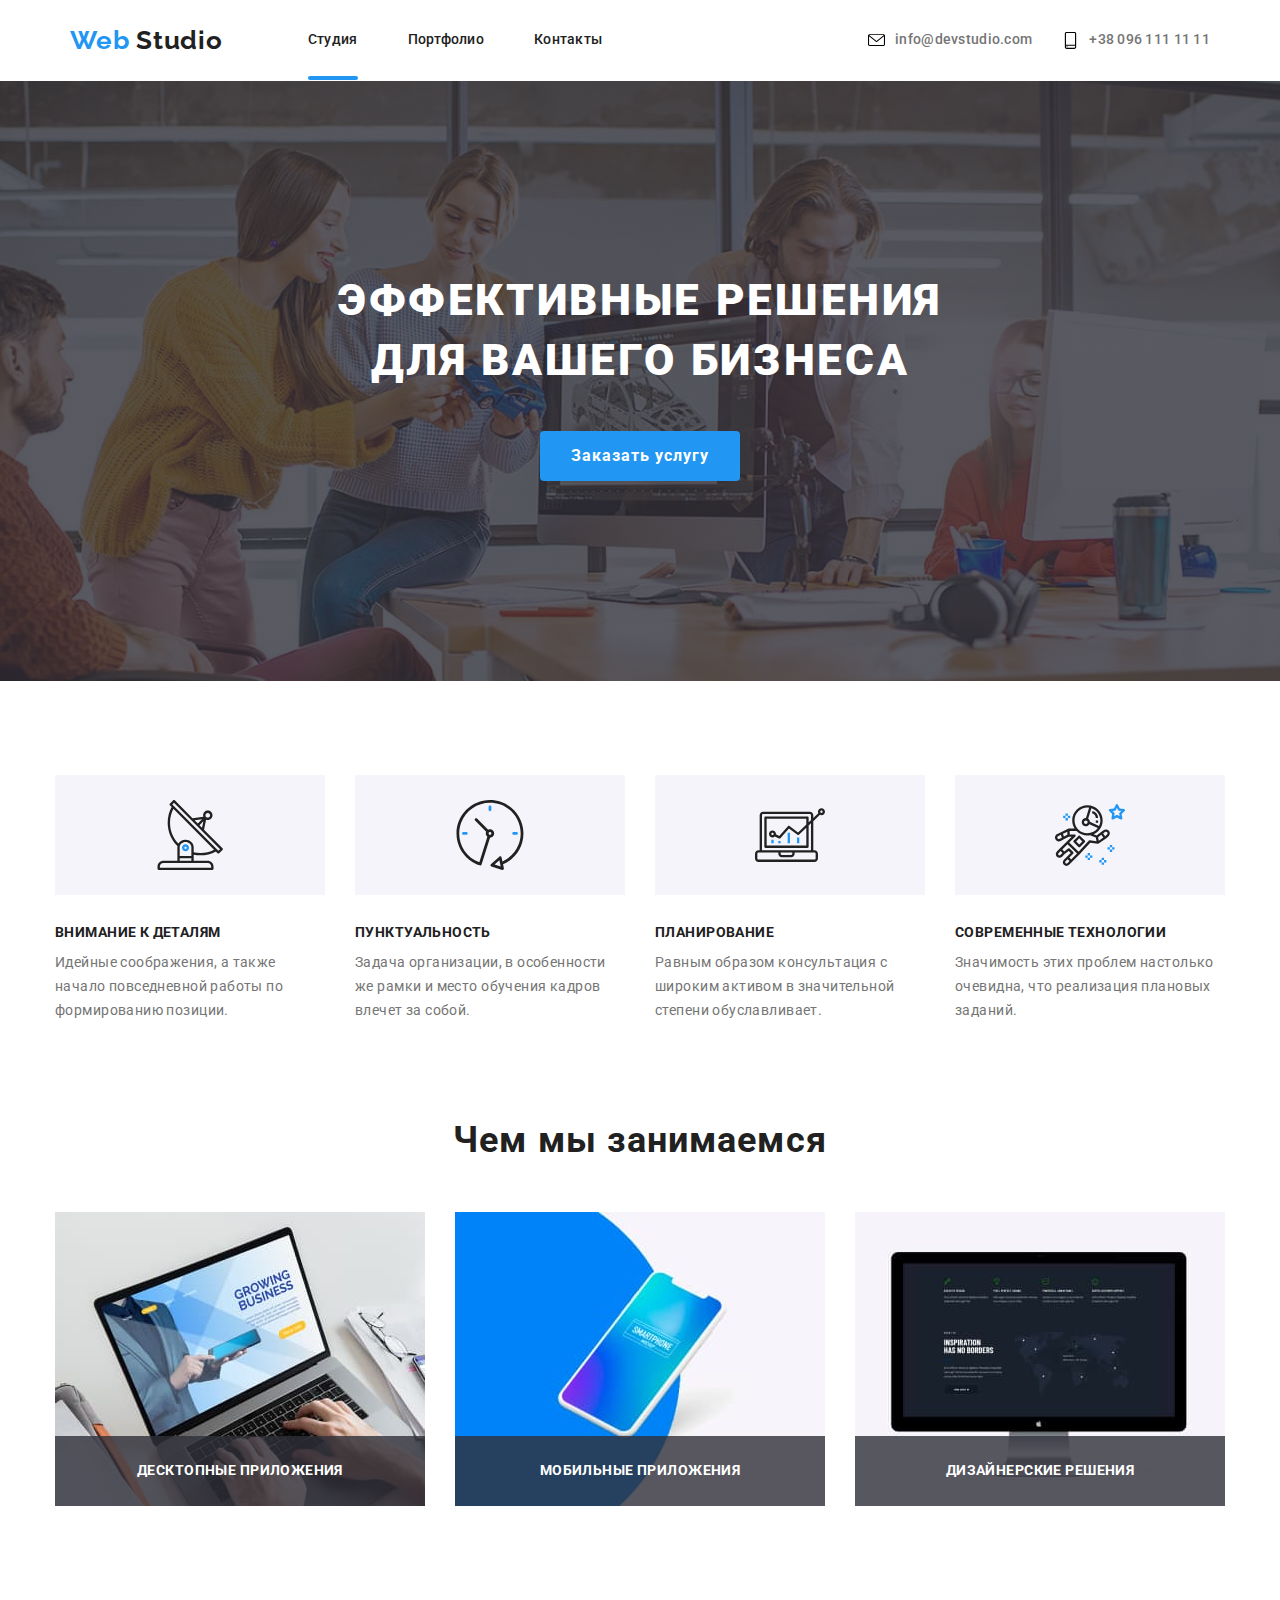
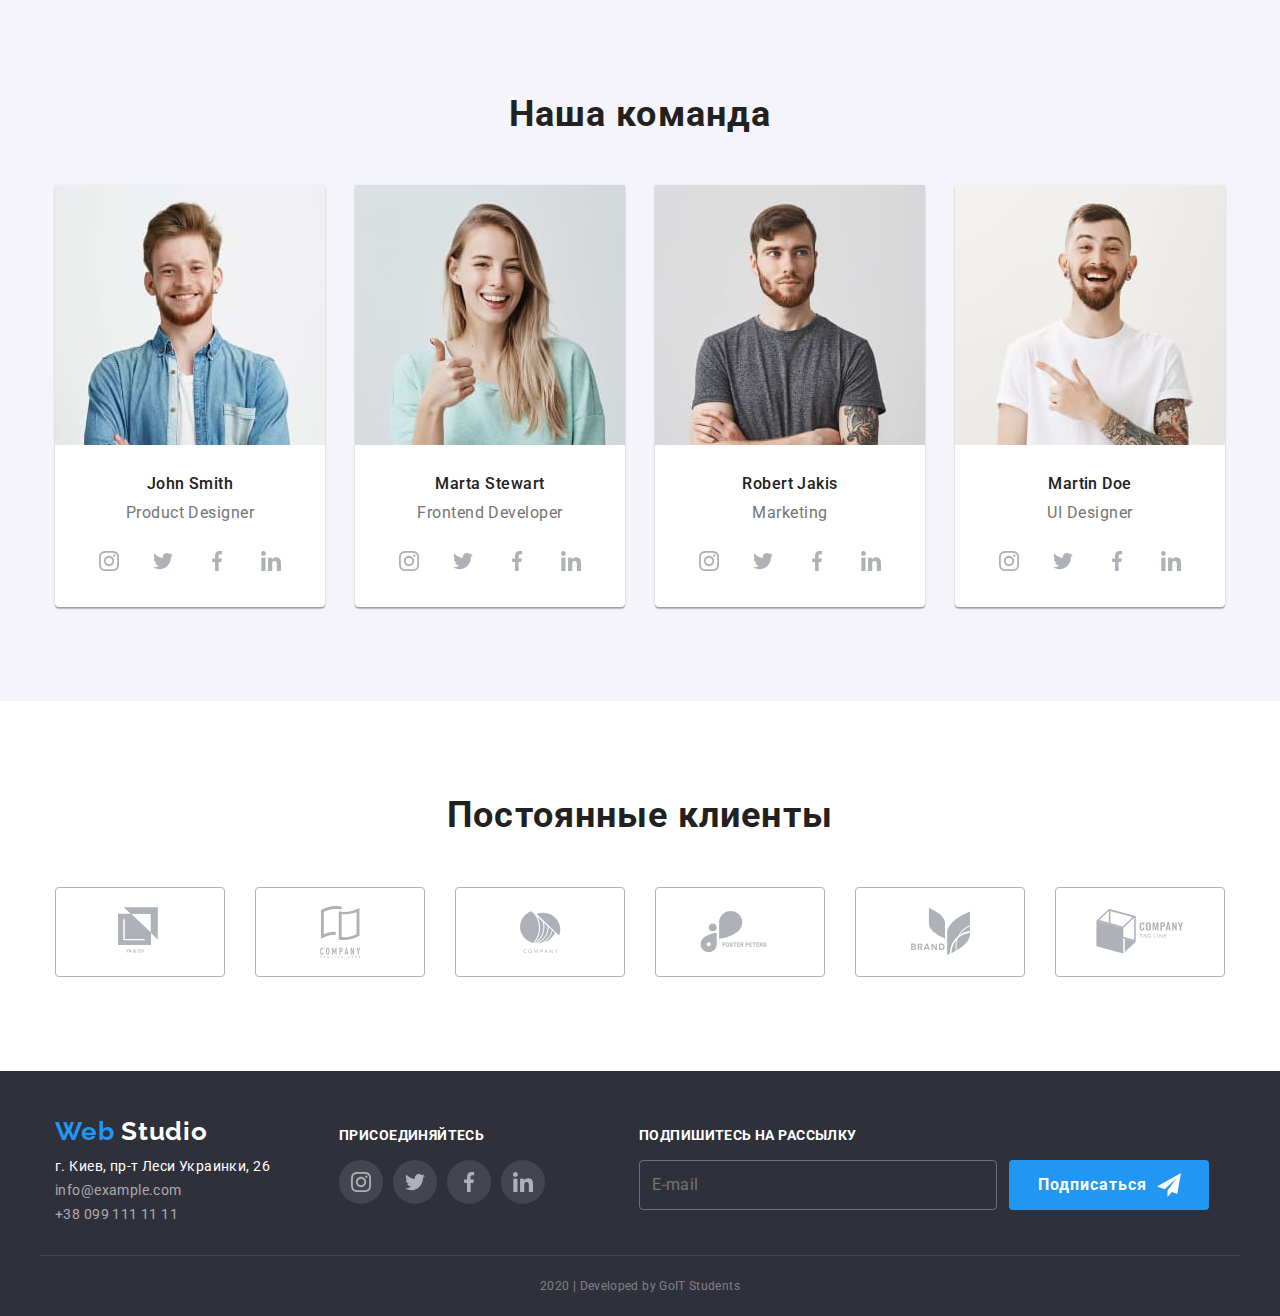
<file: index.html>
<!DOCTYPE html>
<html lang="ru">
  <head>
    <meta charset="UTF-8" />
    <meta name="viewport" content="width=device-width, initial-scale=1.0" />
    <title>home-work-1</title>
    <link
      href="https://fonts.googleapis.com/css2?family=Raleway:wght@700&family=Roboto:wght@400;500;700&display=swap"
      rel="stylesheet"
    />
    <link rel="stylesheet" href="./css/main.min.css" />
  </head>
  <body>
    <!-- Топ линия -->
    <header>
      <nav class="container site-nav-main">
        <div class="container site-nav-secondary">
          <a href="index.html" class="logo"
            ><span class="logo-firs-half">Web</span>
            <span class="logo-second-half">Studio</span>
          </a>
          <ul class="nav-list">
            <li class="nav-list-item current-page">
              <a href="./index.html">Студия</a>
            </li>
            <li class="nav-list-item">
              <a href="./portfolio.html">Портфолио</a>
            </li>
            <li class="nav-list-item"><a href="">Контакты</a></li>
          </ul>
          <ul class="contacts">
            <li class="contacts-item">
              <svg class="our-mail-icon" width="17" height="17">
                <use href="./images/symbol-defs.svg#envelope-hover"></use>
              </svg>
              <a class="our-mail" href="mailto:info@devstudio.com">
                info@devstudio.com</a
              >
            </li>
            <li class="contacts-item">
              <svg class="our-phone-icon" width="17" height="17">
                <use href="./images/symbol-defs.svg#smartphone"></use>
              </svg>
              <a class="our-phone" href="tel:+38-096-111-11-11"
                >+38 096 111 11 11</a
              >
            </li>
          </ul>
        </div>
      </nav>
    </header>
    <main>
      <!-- Главный банер -->
      <div class="hero-banner">
        <h1 class="hero-title">Эффективные решения для вашего бизнеса</h1>
        <p class="hero-link-p">
          <button class="hero-link" data-modal-open>Заказать услугу</button>
        </p>
      </div>
      <!-- Наши преимущества -->
      <section class="advantages-section">
        <ul class="container advantages-list">
          <li>
            <div class="image-container">
              <svg class="advantages-icon">
                <use href="./images/symbol-defs.svg#antena"></use>
              </svg>
            </div>
            <h3>Внимание к деталям</h3>
            <p>
              Идейные соображения, а также начало повседневной работы по
              формированию позиции.
            </p>
          </li>
          <li>
            <div class="image-container">
              <svg class="advantages-icon">
                <use href="./images/symbol-defs.svg#clock"></use>
              </svg>
            </div>
            <h3>Пунктуальность</h3>
            <p>
              Задача организации, в особенности же рамки и место обучения кадров
              влечет за собой.
            </p>
          </li>
          <li>
            <div class="image-container">
              <svg class="advantages-icon">
                <use href="./images/symbol-defs.svg#diagram"></use>
              </svg>
            </div>
            <h3>Планирование</h3>
            <p>
              Равным образом консультация с широким активом в значительной
              степени обуславливает.
            </p>
          </li>
          <li>
            <div class="image-container">
              <svg class="advantages-icon">
                <use href="./images/symbol-defs.svg#astronaut"></use>
              </svg>
            </div>
            <h3>Современные технологии</h3>
            <p>
              Значимость этих проблем настолько очевидна, что реализация
              плановых заданий.
            </p>
          </li>
        </ul>
      </section>
      <!-- Чем мы занимаемся -->
      <section class="what-do-we-do-section">
        <div class="container primery-what-do-we-do">
          <h2 class="what-do-we-do-title">Чем мы занимаемся</h2>

          <ul class="what-do-we-do-list">
            <li>
              <a class="wdwd-link" href="">
                <img src="./images/leptop.jpg" alt="ноутбук" width="370" />
                <p>Десктопные приложения</p>
              </a>
            </li>
            <li>
              <a href="">
                <img src="./images/phone.jpg" alt="смартфон" width="370" />
                <p>Мобильные приложения</p>
              </a>
            </li>
            <li>
              <a href="">
                <img src="./images/monitor.jpg" alt="монитор" width="370" />
                <p>Дизайнерские решения</p>
              </a>
            </li>
          </ul>
        </div>
      </section>
      <!-- Наша команда -->
      <section class="our-team-section">
        <div class="container our-team">
          <h2 class="our-team-title">Наша команда</h2>
          <ul class="our-team-list" lang="en">
            <li class="our-team-item">
              <img
                src="./images/john-smith.jpg"
                alt="John Smith's photo"
                width="270"
              />

              <h3>John Smith</h3>
              <p>Product Designer</p>
              <!-- Социальные сети -->
              <ul class="networks">
                <li class="network-item">
                  <a href="" class="networks-icon">
                    <svg width="20" height="20">
                      <use href="./images/symbol-defs.svg#instagram-2"></use>
                    </svg>
                  </a>
                </li>
                <li class="network-item">
                  <a href="" class="networks-icon">
                    <svg width="20" height="20">
                      <use href="./images/symbol-defs.svg#twitter-1"></use>
                    </svg>
                  </a>
                </li>
                <li class="network-item">
                  <a href="" class="networks-icon">
                    <svg width="20" height="20">
                      <use href="./images/symbol-defs.svg#facebook-1"></use>
                    </svg>
                  </a>
                </li>
                <li class="network-item">
                  <a href="" class="networks-icon">
                    <svg width="20" height="20">
                      <use href="./images/symbol-defs.svg#linkedin-1"></use>
                    </svg>
                  </a>
                </li>
              </ul>
            </li>
            <li class="our-team-item">
              <img
                src="./images/marta-stewart.jpg"
                alt="Marta Stewart's photo"
                width="270"
              />
              <h3>Marta Stewart</h3>
              <p>Frontend Developer</p>
              <!-- Социальные сети -->
              <ul class="networks">
                <li class="network-item">
                  <a href="" class="networks-icon">
                    <svg width="20" height="20">
                      <use href="./images/symbol-defs.svg#instagram-2"></use>
                    </svg>
                  </a>
                </li>
                <li class="network-item">
                  <a href="" class="networks-icon">
                    <svg width="20" height="20">
                      <use href="./images/symbol-defs.svg#twitter-1"></use>
                    </svg>
                  </a>
                </li>
                <li class="network-item">
                  <a href="" class="networks-icon">
                    <svg width="20" height="20">
                      <use href="./images/symbol-defs.svg#facebook-1"></use>
                    </svg>
                  </a>
                </li>
                <li class="network-item">
                  <a href="" class="networks-icon">
                    <svg width="20" height="20">
                      <use href="./images/symbol-defs.svg#linkedin-1"></use>
                    </svg>
                  </a>
                </li>
              </ul>
            </li>
            <li class="our-team-item">
              <img
                src="./images/robert-jakis.jpg"
                alt="Robert Jakis's photo"
                width="270"
              />
              <h3>Robert Jakis</h3>
              <p>Marketing</p>
              <!-- Социальные сети -->
              <ul class="networks">
                <li class="network-item">
                  <a href="" class="networks-icon">
                    <svg width="20" height="20">
                      <use href="./images/symbol-defs.svg#instagram-2"></use>
                    </svg>
                  </a>
                </li>
                <li class="network-item">
                  <a href="" class="networks-icon">
                    <svg width="20" height="20">
                      <use href="./images/symbol-defs.svg#twitter-1"></use>
                    </svg>
                  </a>
                </li>
                <li class="network-item">
                  <a href="" class="networks-icon">
                    <svg width="20" height="20">
                      <use href="./images/symbol-defs.svg#facebook-1"></use>
                    </svg>
                  </a>
                </li>
                <li class="network-item">
                  <a href="" class="networks-icon">
                    <svg width="20" height="20">
                      <use href="./images/symbol-defs.svg#linkedin-1"></use>
                    </svg>
                  </a>
                </li>
              </ul>
            </li>
            <li class="our-team-item">
              <img
                src="./images/martin-doe.jpg"
                alt="Martin Doe's photo"
                width="270"
              />
              <h3>Martin Doe</h3>
              <p>UI Designer</p>
              <!-- Социальные сети -->
              <ul class="networks">
                <li class="network-item">
                  <a href="" class="networks-icon">
                    <svg width="20" height="20">
                      <use href="./images/symbol-defs.svg#instagram-2"></use>
                    </svg>
                  </a>
                </li>
                <li class="network-item">
                  <a href="" class="networks-icon">
                    <svg width="20" height="20">
                      <use href="./images/symbol-defs.svg#twitter-1"></use>
                    </svg>
                  </a>
                </li>
                <li class="network-item">
                  <a href="" class="networks-icon">
                    <svg width="20" height="20">
                      <use href="./images/symbol-defs.svg#facebook-1"></use>
                    </svg>
                  </a>
                </li>
                <li class="network-item">
                  <a href="" class="networks-icon">
                    <svg width="20" height="20">
                      <use href="./images/symbol-defs.svg#linkedin-1"></use>
                    </svg>
                  </a>
                </li>
              </ul>
            </li>
          </ul>
        </div>
      </section>
      <!-- Постоянные клиенты -->

      <section class="cusnomer-section">
        <div class="container customer">
          <h2 class="customer-title">Постоянные клиенты</h2>
          <ul class="customer-list">
            <li>
              <a href="">
                <svg class="customer-icon" width="44" height="49">
                  <use href="./images/symbol-defs.svg#logo-1"></use>
                </svg>
              </a>
            </li>
            <li>
              <a href="">
                <svg class="customer-icon" width="41" height="52">
                  <use href="./images/symbol-defs.svg#logo-2"></use>
                </svg>
              </a>
            </li>
            <li>
              <a href=""
                ><svg class="customer-icon" width="41" height="42.6">
                  <use href="./images/symbol-defs.svg#logo-3"></use>
                </svg>
              </a>
            </li>
            <li>
              <a href=""
                ><svg class="customer-icon" width="80" height="42">
                  <use href="./images/symbol-defs.svg#logo-4"></use>
                </svg>
              </a>
            </li>
            <li>
              <a href=""
                ><svg class="customer-icon" width="59" height="47">
                  <use href="./images/symbol-defs.svg#logo-5"></use>
                </svg>
              </a>
            </li>
            <li>
              <a href=""
                ><svg class="customer-icon" width="88" height="45">
                  <use href="./images/symbol-defs.svg#logo-6"></use>
                </svg>
              </a>
            </li>
          </ul>
        </div>
      </section>
    </main>
    <!-- Нижняя строка с контактами -->
    <footer>
      <section class="last-section">
        <h2>Симантичный заголовок</h2>
        <div class="container last-box">
          <div class="container-logo&address">
            <p class="logo">
              <span class="logo-firs-half">Web</span>
              <span class="logo-seconf-half">Studio</span>
            </p>
            <address>
              <ul class="address-list">
                <li>г. Киев, пр-т Леси Украинки, 26</li>
                <li><a href="mailto:info@example.com">info@example.com</a></li>
                <li><a href="tel:+38-099-111-11-11">+38 099 111 11 11</a></li>
              </ul>
            </address>
          </div>
          <div class="container-join-us">
            <p class="offer-to-join-us">Присоединяйтесь</p>
            <ul class="networks">
              <li class="network-item">
                <a href="" class="networks-icon">
                  <svg width="20" height="20">
                    <use href="./images/symbol-defs.svg#instagram-2"></use>
                  </svg>
                </a>
              </li>
              <li class="network-item">
                <a href="" class="networks-icon">
                  <svg width="20" height="20">
                    <use href="./images/symbol-defs.svg#twitter-1"></use>
                  </svg>
                </a>
              </li>
              <li class="network-item">
                <a href="" class="networks-icon">
                  <svg width="20" height="20">
                    <use href="./images/symbol-defs.svg#facebook-1"></use>
                  </svg>
                </a>
              </li>
              <li class="network-item">
                <a href="" class="networks-icon">
                  <svg width="20" height="20">
                    <use href="./images/symbol-defs.svg#linkedin-1"></use>
                  </svg>
                </a>
              </li>
            </ul>
          </div>
          <div class="container-subscribe">
            <p class="offer-to-subscribe">Подпишитесь на рассылку</p>
            <div class="secondary-container-subscribe">
              <input class="mail-sign" type="text" name="subscribe-name" placeholder="E-mail" />
              <div class="container-subscribe-link">
                <a class="subscribe-link" href="">Подписаться</a>
                <svg class="subscribe-icon" width="24" height="24">
                  <use href="./images/symbol-defs.svg#icon-send"></use>
                </svg>
              </div>
            </div>
          </div>
        </div>
      </section>
      <div class="container-developer">
        <p class="developer-information">2020 | Developed by GoIT Students</p>
      </div>
    </footer>
    <!-- Модальное окно -->
    <div class="backdrop is-hidden" data-modal>
      <form class="order-form">
        <button class="cross-container data-modal-close" data-modal-close>
          <svg width=11 height=11>
            <use href=./images/symbol-defs.svg#cross></use>
          </svg>
        </button>
        <div class="container-order-form">
          <b class="ofer-to-left-data">
            Оставьте свои данные, мы вам перезвоним
          </b>
          <div class="customer-name-container">
            
            <label class="name-label">
              <input class="customer-name" type="text" name="customer-name" placeholder=" " />
              <span class="form-label">Имя</span>
              <svg class="name-icon" width=18px height=18px>
                <use href=./images/symbol-defs.svg#person-black-18dp-1></use>
              </svg>
                        </label>
          </div>
          <div class="customer-tel-container">
            
            <label>
              <input class="customer-tel" type="tel" name="customer-tel" placeholder=" " />
              <span class="tel-label">Телефон</span>
              <svg class="tel-icon" width=18px height=18px>
                <use href=./images/symbol-defs.svg#phone-black-18dp-1></use>
              </svg>
            </label>
          </div>
          <div class="customer-mail-container">
            <label>
              <input class="customer-mail" type="email" name="customer-mail" placeholder=" " />
              <span class="mail-label">Почта</span>
              <svg class="mail-icon" width=18px height=18px>
                <use href=./images/symbol-defs.svg#email-black-18dp-1></use>
              </svg>
            </label>
          </div>
          <div class="comments-container">
            <label>
              <textarea class="form-comments" name="comment" cols="30" rows="10" placeholder=" "></textarea>
              <span class="comments-label">Комментарий</span>
            </label>
          </div>
          <div class="policy-agreement">
            <label class="policy-label" >
              <input class='policy-input' type="checkbox" name="policy" />
              <span class="policy-checkbox"></span>
              <span class="agreement-conditions-text"> Соглашаюсь с рассылкой и принимаю
              <a class="agreement-conditions-link" href="">Условия договора</a>
              </span>
            </label>
          </div>
          <button class="button-submit" type="submit">Отправить</button>
        </div>
      </form>
    </div>
    <script src="./js/modal.js"></script>
  </body>
</html>
</file>
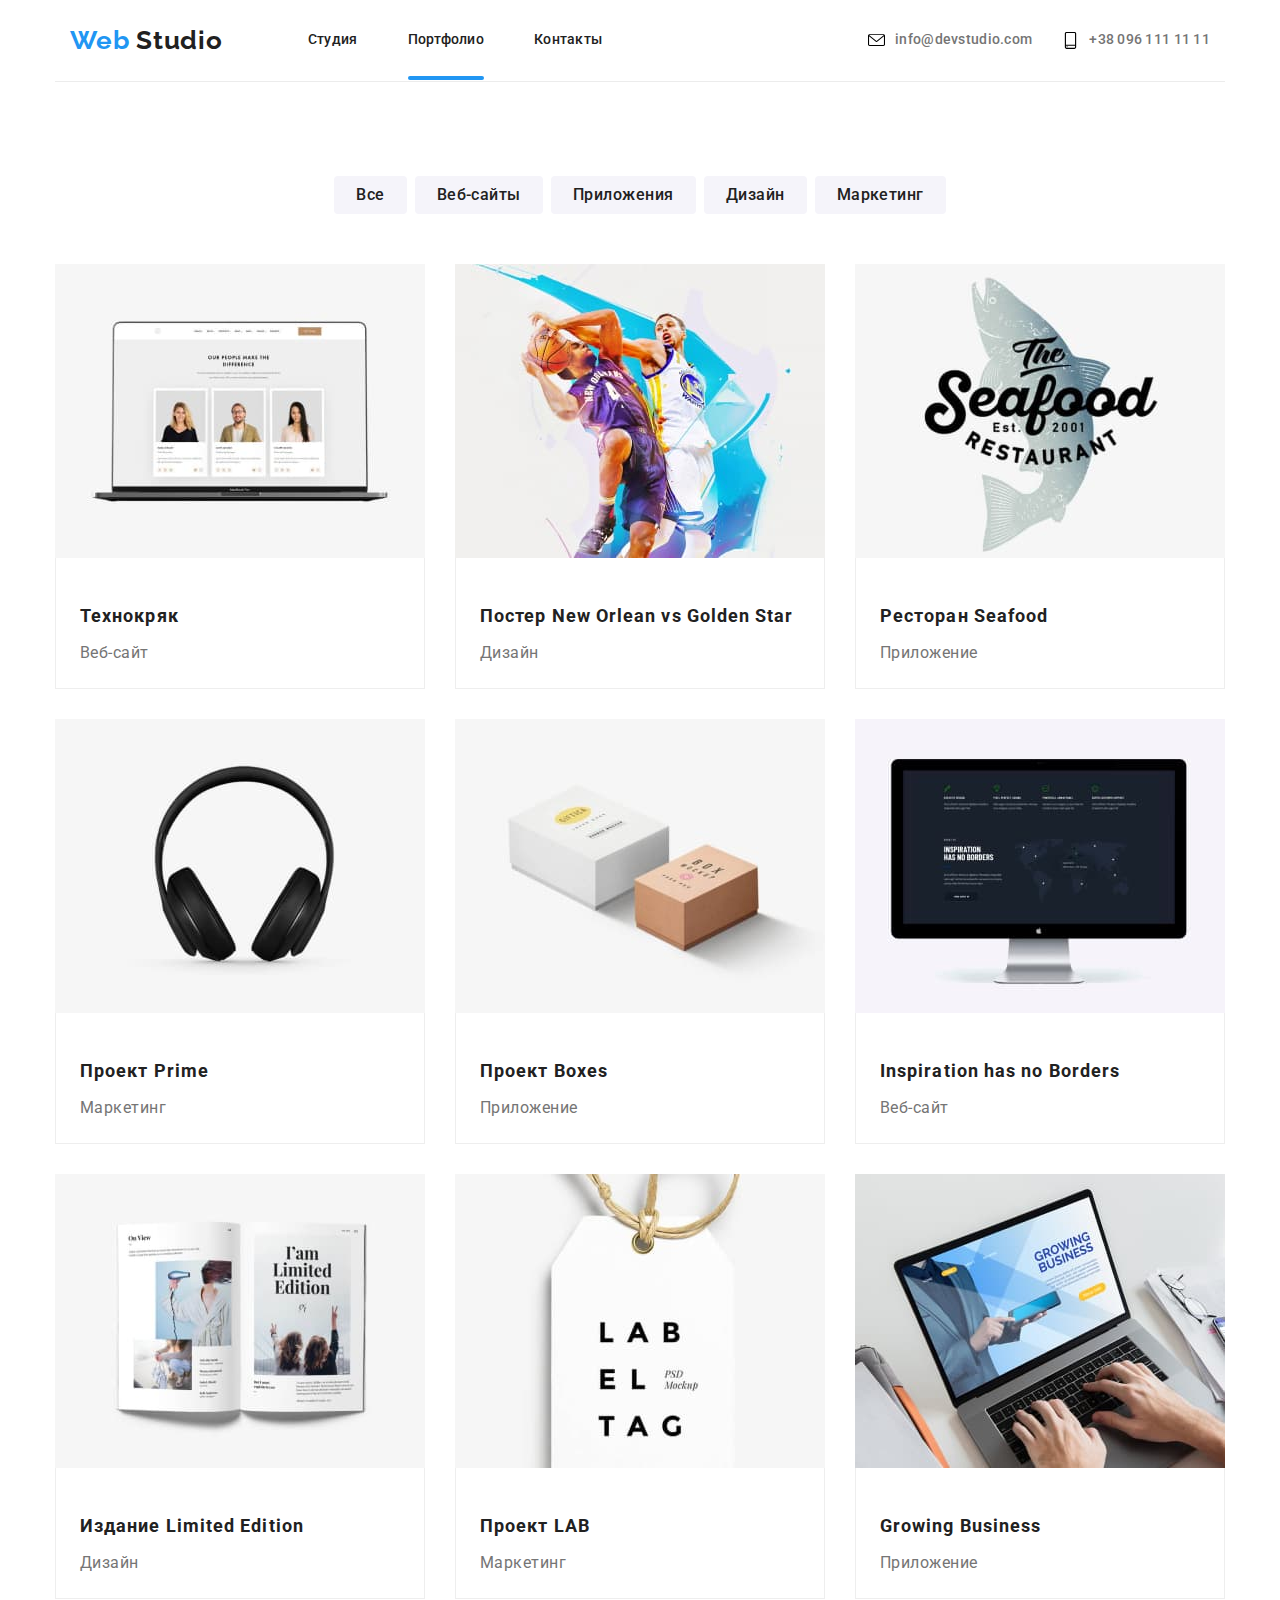
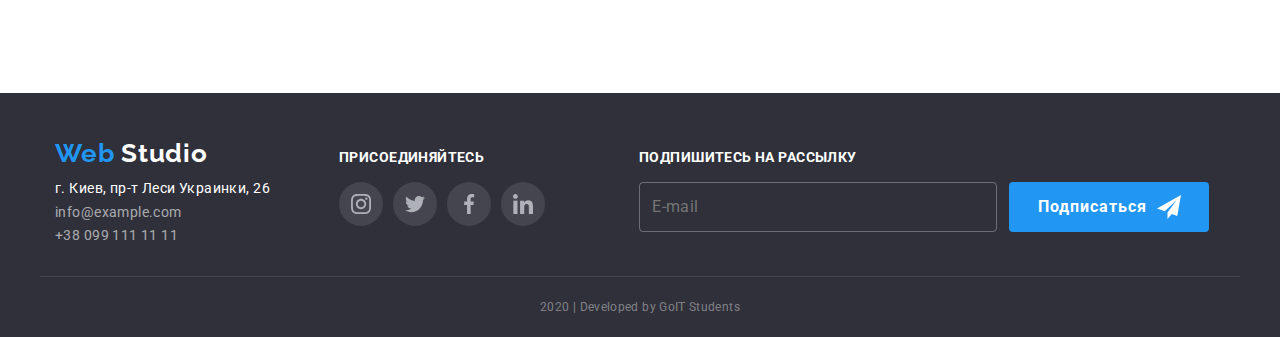
<file: portfolio.html>
<!DOCTYPE html>
<html lang="ru">
  <head>
    <meta charset="UTF-8" />
    <meta name="viewport" content="width=device-width, initial-scale=1.0" />
    <title>goit-markup-hw-02</title>
    <link
      href="https://fonts.googleapis.com/css2?family=Raleway:wght@700&family=Roboto:wght@400;500;700&display=swap"
      rel="stylesheet"
    />
    <link rel="stylesheet" href="./css/main.min.css" />
  </head>

  <body>
    <!-- Топ линия -->
    <header>
      <nav class="container site-nav-main">
        <div class="container site-nav-secondary-portfolio">
          <a href="index.html" class="logo"
            ><span class="logo-firs-half">Web</span>
            <span class="logo-second-half">Studio</span>
          </a>
          <ul class="nav-list">
            <li class="nav-list-item">
              <a href="./index.html">Студия</a>
            </li>
            <li class="nav-list-item current-page">
              <a href="./portfolio.html">Портфолио</a>
            </li>
            <li class="nav-list-item"><a href="">Контакты</a></li>
          </ul>
          <ul class="contacts">
            <li class="contacts-item">
              <svg class="our-mail-icon" width="17" height="17">
                <use href="./images/symbol-defs.svg#envelope-hover"></use>
              </svg>
              <a class="our-mail" href="mailto:info@devstudio.com">
                info@devstudio.com</a
              >
            </li>
            <li class="contacts-item">
              <svg class="our-phone-icon" width="17" height="17">
                <use href="./images/symbol-defs.svg#smartphone"></use>
              </svg>
              <a class="our-phone" href="tel:+38-096-111-11-11"
                >+38 096 111 11 11</a
              >
            </li>
          </ul>
        </div>
      </nav>
    </header>
    <main>
      <!-- Основная секция -->
      <section class="container main-section">
        <ul class="portfolio-filtr-list">
          <li><a href="">Все</a></li>
          <li><a href="">Веб-сайты</a></li>
          <li><a href="">Приложения</a></li>
          <li><a href="">Дизайн</a></li>
          <li><a href="">Маркетинг</a></li>
        </ul>
        <ul class="portfolio-item-list">
          <li class="portfolio-item">
            <a class="portfolio-item-link" href="">
              <div class="item-image-container">
                <img
                  class="card-image"
                  src="./images/portfolio-images/technocryak.jpg"
                  alt="Технокряк"
                  width="370"
                />
                <div class="item-comment-container">
                  <p class="item-comment">
                    Технокряк это современная площадка распространения
                    коронавируса. Компании используют эту платформу для
                    цифрового шпионажа и атак на защищённые сервера конкурентов.
                  </p>
                </div>
              </div>
              <div class="card-content">
                <h1 class="portfolio-item-title">Технокряк</h1>
                <p class="portfolio-item-type">Веб-сайт</p>
              </div>
            </a>
          </li>
          <li class="portfolio-item">
            <a class="portfolio-item-link" href="">
              <div class="item-image-container">
                <img
                  class="card-image"
                  src="./images/portfolio-images/poster.jpg"
                  alt="постер"
                  width="370"
                />
                <div class="item-comment-container">
                  <p class="item-comment">
                    Технокряк это современная площадка распространения
                    коронавируса. Компании используют эту платформу для
                    цифрового шпионажа и атак на защищённые сервера конкурентов.
                  </p>
                </div>
              </div>
              <div class="card-content">
                <h1 class="portfolio-item-title">
                  Постер <span lang="en">New Orlean vs Golden Star</span>
                </h1>
                <p class="portfolio-item-type">Дизайн</p>
              </div>
            </a>
          </li>
          <li class="portfolio-item">
            <a class="portfolio-item-link" href="">
              <div class="item-image-container">
                <img
                  class="card-image"
                  src="./images/portfolio-images/restourant.jpg"
                  alt="эмблема ресторана"
                  width="370"
                />
                <div class="item-comment-container">
                  <p class="item-comment">
                    Технокряк это современная площадка распространения
                    коронавируса. Компании используют эту платформу для
                    цифрового шпионажа и атак на защищённые сервера конкурентов.
                  </p>
                </div>
              </div>
              <div class="card-content">
                <h1 class="portfolio-item-title">
                  Ресторан <span lang="en">Seafood</span>
                </h1>
                <p class="portfolio-item-type">Приложение</p>
              </div>
            </a>
          </li>
          <li class="portfolio-item">
            <a class="portfolio-item-link" href="">
              <div class="item-image-container">
                <img
                  class="card-image"
                  src="./images/portfolio-images/headphones.jpg"
                  alt="наушники"
                  width="370"
                />
                <div class="item-comment-container">
                  <p class="item-comment">
                    Технокряк это современная площадка распространения
                    коронавируса. Компании используют эту платформу для
                    цифрового шпионажа и атак на защищённые сервера конкурентов.
                  </p>
                </div>
              </div>
              <div class="card-content">
                <h1 class="portfolio-item-title">
                  Проект <span lang="en">Prime</span>
                </h1>
                <p class="portfolio-item-type">Маркетинг</p>
              </div>
            </a>
          </li>
          <li class="portfolio-item">
            <a class="portfolio-item-link" href="">
              <div class="item-image-container">
                <img
                  class="card-image"
                  src="./images/portfolio-images/boxes.jpg"
                  alt="коробки"
                  width="370"
                />
                <div class="item-comment-container">
                  <p class="item-comment">
                    Технокряк это современная площадка распространения
                    коронавируса. Компании используют эту платформу для
                    цифрового шпионажа и атак на защищённые сервера конкурентов.
                  </p>
                </div>
              </div>
              <div class="card-content">
                <h1 class="portfolio-item-title">
                  Проект <span lang="en">Boxes</span>
                </h1>
                <p class="portfolio-item-type">Приложение</p>
              </div>
            </a>
          </li>
          <li class="portfolio-item">
            <a class="portfolio-item-link" href="">
              <div class="item-image-container">
                <img
                  class="card-image"
                  src="./images/portfolio-images/monitor.jpg"
                  alt="монитор"
                  width="370"
                />
                <div class="item-comment-container">
                  <p class="item-comment">
                    Технокряк это современная площадка распространения
                    коронавируса. Компании используют эту платформу для
                    цифрового шпионажа и атак на защищённые сервера конкурентов.
                  </p>
                </div>
              </div>
              <div class="card-content">
                <h1 class="portfolio-item-title" lang="en">
                  Inspiration has no Borders
                </h1>
                <p class="portfolio-item-type">Веб-сайт</p>
              </div>
            </a>
          </li>
          <li class="portfolio-item">
            <a class="portfolio-item-link" href="">
              <div class="item-image-container">
                <img
                  class="card-image"
                  src="./images/portfolio-images/magazin.jpg"
                  alt="журнал"
                  width="370"
                />
                <div class="item-comment-container">
                  <p class="item-comment">
                    Технокряк это современная площадка распространения
                    коронавируса. Компании используют эту платформу для
                    цифрового шпионажа и атак на защищённые сервера конкурентов.
                  </p>
                </div>
              </div>
              <div class="card-content">
                <h1 class="portfolio-item-title">
                  Издание <span lang="en">Limited Edition </span>
                </h1>
                <p class="portfolio-item-type">Дизайн</p>
              </div>
            </a>
          </li>
          <li class="portfolio-item">
            <a class="portfolio-item-link" href="">
              <div class="item-image-container">
                <img
                  class="card-image"
                  src="./images/portfolio-images/lab.jpg"
                  alt="лейба"
                  width="370"
                />
                <div class="item-comment-container">
                  <p class="item-comment">
                    Технокряк это современная площадка распространения
                    коронавируса. Компании используют эту платформу для
                    цифрового шпионажа и атак на защищённые сервера конкурентов.
                  </p>
                </div>
              </div>
              <div class="card-content">
                <h1 class="portfolio-item-title">
                  Проект <span lang="en">LAB </span>
                </h1>
                <p class="portfolio-item-type">Маркетинг</p>
              </div>
            </a>
          </li>
          <li class="portfolio-item">
            <a class="portfolio-item-link" href="">
              <div class="item-image-container">
                <img
                  class="card-image"
                  src="./images/portfolio-images/leptop.jpg"
                  alt="ноутбук"
                  width="370"
                />
                <div class="item-comment-container">
                  <p class="item-comment">
                    Технокряк это современная площадка распространения
                    коронавируса. Компании используют эту платформу для
                    цифрового шпионажа и атак на защищённые сервера конкурентов.
                  </p>
                </div>
              </div>
              <div class="card-content">
                <h1 class="portfolio-item-title" lang="en">Growing Business</h1>
                <p class="portfolio-item-type">Приложение</p>
              </div>
            </a>
          </li>
        </ul>
      </section>
    </main>
    <!-- Нижняя строка с контактами -->
    <footer>
      <section class="last-section">
        <h2>Симантичный заголовок</h2>
        <div class="container last-box">
          <div class="container-logo&address">
            <p class="logo">
              <span class="logo-firs-half">Web</span>
              <span class="logo-seconf-half">Studio</span>
            </p>
            <address>
              <ul class="address-list">
                <li>г. Киев, пр-т Леси Украинки, 26</li>
                <li><a href="mailto:info@example.com">info@example.com</a></li>
                <li><a href="tel:+38-099-111-11-11">+38 099 111 11 11</a></li>
              </ul>
            </address>
          </div>
          <div class="container-join-us">
            <p class="offer-to-join-us">Присоединяйтесь</p>
            <ul class="networks">
              <li class="network-item">
                <a href="" class="networks-icon">
                  <svg width="20" height="20">
                    <use href="./images/symbol-defs.svg#instagram-2"></use>
                  </svg>
                </a>
              </li>
              <li class="network-item">
                <a href="" class="networks-icon">
                  <svg width="20" height="20">
                    <use href="./images/symbol-defs.svg#twitter-1"></use>
                  </svg>
                </a>
              </li>
              <li class="network-item">
                <a href="" class="networks-icon">
                  <svg width="20" height="20">
                    <use href="./images/symbol-defs.svg#facebook-1"></use>
                  </svg>
                </a>
              </li>
              <li class="network-item">
                <a href="" class="networks-icon">
                  <svg width="20" height="20">
                    <use href="./images/symbol-defs.svg#linkedin-1"></use>
                  </svg>
                </a>
              </li>
            </ul>
          </div>
          <div class="container-subscribe">
            <p class="offer-to-subscribe">Подпишитесь на рассылку</p>
            <div class="secondary-container-subscribe">
              <input
                class="mail-sign"
                type="text"
                name="subscribe-name"
                placeholder="E-mail"
              />
              <div class="container-subscribe-link">
                <a class="subscribe-link" href="">Подписаться</a>
                <svg class="subscribe-icon" width="24" height="24">
                  <use href="./images/symbol-defs.svg#icon-send"></use>
                </svg>
              </div>
            </div>
          </div>
        </div>
      </section>
      <div class="container-developer">
        <p class="developer-information">2020 | Developed by GoIT Students</p>
      </div>
    </footer>
  </body>
</html>
</file>
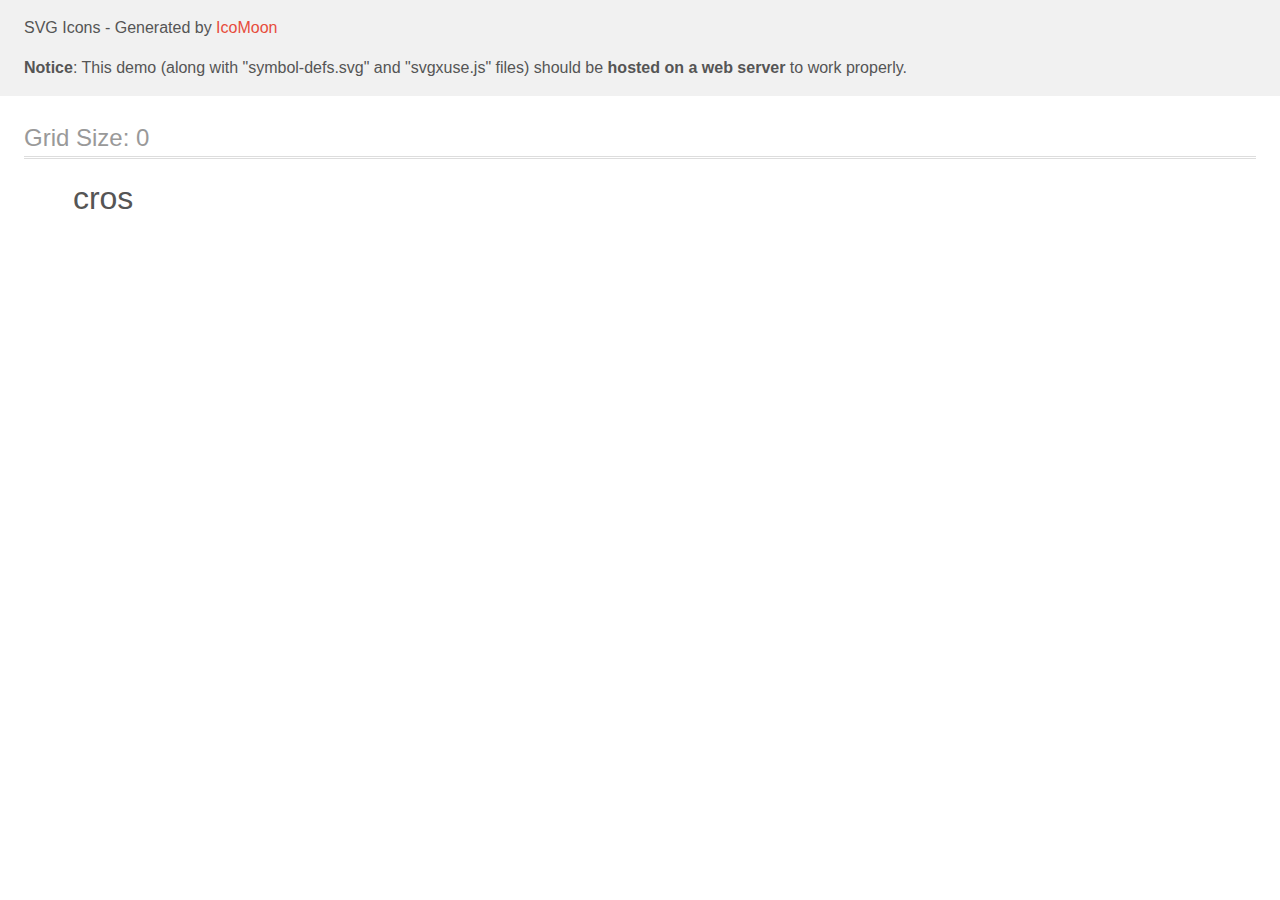
<file: images/demo-external-svg.html>
<!doctype html>
<html>
<head>
    <title>IcoMoon - SVG Icons</title>
    <meta charset="utf-8">
    <meta name="viewport" content="width=device-width, initial-scale=1">
    <link rel="stylesheet" href="demo-files/demo.css">
    <link rel="stylesheet" href="style.css">
</head>
<body>
<header class="bgc1 clearfix">
<div class="mhl">
    <p>SVG Icons - Generated by <a href="https://icomoon.io/app">IcoMoon</a></p><p><strong>Notice</strong>: This demo (along with "symbol-defs.svg" and "svgxuse.js" files) should be <b>hosted on a web server</b> to work properly.</p>
</div>
</header>
    <div class="clearfix mhl ptl">
        <h1 class="mvm mtn fgc1">Grid Size: 0</h1>
        <div class="glyph fs1">
            <div class="clearfix pbs">
                <svg class="icon cros"><use xlink:href="symbol-defs.svg#cros"></use></svg><span class="name"> cros</span>
            </div>
        </div>
  </div>
<script defer src="svgxuse.js"></script>
</body>
</html>
</file>
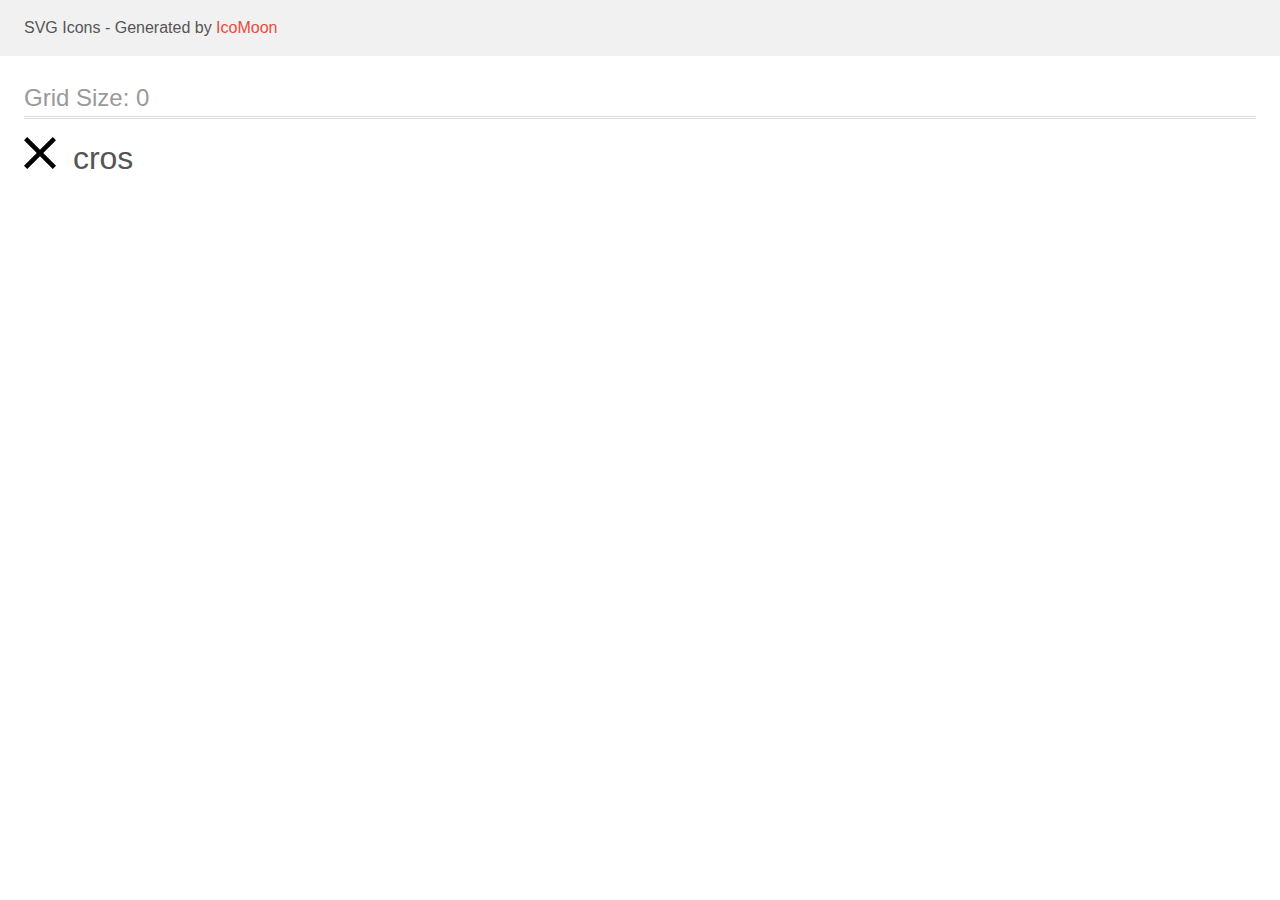
<file: images/demo.html>
<!doctype html>
<html>
<head>
    <title>IcoMoon - SVG Icons</title>
    <meta charset="utf-8">
    <meta name="viewport" content="width=device-width, initial-scale=1">
    <link rel="stylesheet" href="demo-files/demo.css">
    <link rel="stylesheet" href="style.css">
</head>
<body>
<svg aria-hidden="true" style="position: absolute; width: 0; height: 0; overflow: hidden;" version="1.1" xmlns="http://www.w3.org/2000/svg" xmlns:xlink="http://www.w3.org/1999/xlink">
<defs>
<symbol id="cros" viewBox="0 0 32 32">
<path d="M32 3.223l-3.223-3.223-12.777 12.777-12.777-12.777-3.223 3.223 12.777 12.777-12.777 12.777 3.223 3.223 12.777-12.777 12.777 12.777 3.223-3.223-12.777-12.777 12.777-12.777z"></path>
</symbol>
</defs>
</svg>

<header class="bgc1 clearfix">
<div class="mhl">
    <p>SVG Icons - Generated by <a href="https://icomoon.io/app">IcoMoon</a></p>
</div>
</header>
    <div class="clearfix mhl ptl">
        <h1 class="mvm mtn fgc1">Grid Size: 0</h1>
        <div class="glyph fs1">
            <div class="clearfix pbs">
                <svg class="icon cros"><use xlink:href="#cros"></use></svg><span class="name"> cros</span>
            </div>
        </div>
  </div>
<script defer src="svgxuse.js"></script>
</body>
</html>
</file>
<file: images/demo-files/demo.css>
body {
  padding: 0;
  margin: 0;
  font-family: sans-serif;
  font-size: 1em;
  line-height: 1.5;
  color: #555;
  background: #fff;
}
h1 {
  font-size: 1.5em;
  font-weight: normal;
  box-shadow: 0 1px #ddd, 0 2px #fff, 0 3px #ddd;
}
small {
  font-size: .66666667em;
}
a {
  color: #e74c3c;
  text-decoration: none;
}
a:hover, a:focus {
  box-shadow: 0 1px #e74c3c;
}
.bshadow0, input {
  box-shadow: inset 0 -2px #e7e7e7;
}
input:hover {
  box-shadow: inset 0 -2px #ccc;
}
input, fieldset {
  font-size: 1em;
  margin: 0;
  padding: 0;
  border: 0;
}
input {
  color: inherit;
  line-height: 1.5;
  height: 1.5em;
  padding: .25em 0;
}
input:focus {
  outline: none;
  box-shadow: inset 0 -2px #449fdb;
}
.glyph {
  font-size: 16px;
  margin-right: 1.5em;
  float: left;
  width: 17em;
}
svg {
  color: #000;
}
.liga {
  width: 80%;
  width: calc(100% - 2.5em);
}
.talign-right {
  text-align: right;
}
.talign-center {
  text-align: center;
}
.bgc1 {
  background: #f1f1f1;
}
.fgc0 {
  color: #000;
}
.fgc1 {
  color: #999;
}
p {
  margin-top: 1em;
  margin-bottom: 1em;
}
.mvm {
  margin-top: .75em;
  margin-bottom: .75em;
}
.mtn {
  margin-top: 0;
}
.mtl, .mal {
  margin-top: 1.5em;
}
.mbl, .mal {
  margin-bottom: 1.5em;
}
.mal, .mhl {
  margin-left: 1.5em;
  margin-right: 1.5em;
}
.mhmm {
  margin-left: 1em;
  margin-right: 1em;
}
.ptl {
  padding-top: 1.5em;
}
.pbs, .pvs {
  padding-bottom: .25em;
}
.pvs, .pts {
  padding-top: .25em;
}
.unit {
  float: left;
}
.unitRight {
  float: right;
}
.size1of2 {
  width: 50%;
}
.size1of1 {
  width: 100%;
}
.clearfix:before, .clearfix:after {
  content: " ";
  display: table;
}
.clearfix:after {
  clear: both;
}
.hidden-true {
  display: none;
}
.textbox0 {
  width: 3em;
  background: #f1f1f1;
  padding: .25em .5em;
  line-height: 1.5;
  height: 1.5em;
}
.fs0 {
  font-size: 16px;
}
.fs1 {
  font-size: 32px;
}
.name {
  margin-left: .25em;
}
</file>
<file: images/style.css>
.icon {
  display: inline-block;
  width: 1em;
  height: 1em;
  stroke-width: 0;
  stroke: currentColor;
  fill: currentColor;
}

/* ==========================================
Single-colored icons can be modified like so:
.name {
  font-size: 32px;
  color: red;
}
========================================== */
</file>
<file: css/main.min.css>
.nav-list a,.our-mail,.our-mail-icon,.our-phone,.our-phone-icon,.hero-link,.networks-icon,.customer-list a,.address-list a,.container-subscribe-link,.form-label,.tel-label,.mail-label,.comments-label,.button-submit,.portfolio-filtr-list a,.portfolio-item,.item-comment-container,.portfolio-item-title,.portfolio-item-type{-webkit-transition-duration:250ms;transition-duration:250ms;-webkit-transition-timing-function:cubic-bezier(0.4, 0, 0.2, 1);transition-timing-function:cubic-bezier(0.4, 0, 0.2, 1)}.nav-list a,.contacts .our-mail,.contacts .our-phone{font-weight:500;font-size:14px;line-height:1.14em;letter-spacing:0.02em}.networks-icon{display:block;width:44px;height:44px;fill:#afb1b8;padding:12px;border-radius:50%}.what-do-we-do-title,.our-team-title,.customer-title{margin:0;font-weight:700;font-size:36px;line-height:1.16em;letter-spacing:0.03em;color:#212121}.address-list li,.address-list a{font-weight:400;font-size:14px;line-height:1.71em;letter-spacing:0.03em;font-style:normal}.offer-to-join-us,.offer-to-subscribe{margin:0;font-weight:700;font-size:14px;line-height:1.14em;letter-spacing:0.03em;text-transform:uppercase;color:#fff}.customer-name:focus ~ .form-label,.customer-name:not(:placeholder-shown) ~ .form-label,.customer-tel:focus ~ .tel-label,.customer-tel:not(:placeholder-shown) ~ .tel-label,.customer-mail:focus ~ .mail-label,.customer-mail:not(:placeholder-shown) ~ .mail-label,.form-comments:focus ~ .comments-label,.form-comments:not(:placeholder-shown) ~ .comments-label{top:-16px;left:16px}.form-label,.tel-label,.mail-label,.comments-label{font-size:14px;line-height:1.14;letter-spacing:0.01em;color:#757575}/*! normalize.css v8.0.1 | MIT License | github.com/necolas/normalize.css */html{line-height:1.15;-webkit-text-size-adjust:100%}body{margin:0}main{display:block}h1{font-size:2em;margin:0.67em 0}hr{-webkit-box-sizing:content-box;box-sizing:content-box;height:0;overflow:visible}pre{font-family:monospace, monospace;font-size:1em}a{background-color:transparent}abbr[title]{border-bottom:none;text-decoration:underline;-webkit-text-decoration:underline dotted;text-decoration:underline dotted}b,strong{font-weight:bolder}code,kbd,samp{font-family:monospace, monospace;font-size:1em}small{font-size:80%}sub,sup{font-size:75%;line-height:0;position:relative;vertical-align:baseline}sub{bottom:-0.25em}sup{top:-0.5em}img{border-style:none}button,input,optgroup,select,textarea{font-family:inherit;font-size:100%;line-height:1.15;margin:0}button,input{overflow:visible}button,select{text-transform:none}button,[type="button"],[type="reset"],[type="submit"]{-webkit-appearance:button}button::-moz-focus-inner,[type="button"]::-moz-focus-inner,[type="reset"]::-moz-focus-inner,[type="submit"]::-moz-focus-inner{border-style:none;padding:0}button:-moz-focusring,[type="button"]:-moz-focusring,[type="reset"]:-moz-focusring,[type="submit"]:-moz-focusring{outline:1px dotted ButtonText}fieldset{padding:0.35em 0.75em 0.625em}legend{-webkit-box-sizing:border-box;box-sizing:border-box;color:inherit;display:table;max-width:100%;padding:0;white-space:normal}progress{vertical-align:baseline}textarea{overflow:auto}[type="checkbox"],[type="radio"]{-webkit-box-sizing:border-box;box-sizing:border-box;padding:0}[type="number"]::-webkit-inner-spin-button,[type="number"]::-webkit-outer-spin-button{height:auto}[type="search"]{-webkit-appearance:textfield;outline-offset:-2px}[type="search"]::-webkit-search-decoration{-webkit-appearance:none}::-webkit-file-upload-button{-webkit-appearance:button;font:inherit}details{display:block}summary{display:list-item}template{display:none}[hidden]{display:none}html{-webkit-box-sizing:border-box;box-sizing:border-box}*,*::before,*::after{-webkit-box-sizing:inherit;box-sizing:inherit}body{margin:0;font-family:"Roboto", sans-serif;color:#757575}ul,p,h1{-webkit-margin-after:0;margin-block-end:0;-webkit-margin-before:0;margin-block-start:0;-webkit-padding-start:0;padding-inline-start:0}li{list-style:none}img{display:block}a{text-decoration:none}.container{padding-left:15px;padding-right:15px;width:1200px;margin-left:auto;margin-right:auto}.logo{margin:0;font-family:"Raleway", sans-serif;font-weight:700;font-size:26px;line-height:1.19;letter-spacing:0.03em}.logo-firs-half{color:#2196f3}.logo-second-half{color:#212121}.nav-list a:focus,.nav-list a:hover{color:#2196f3}.nav-list a{color:#212121}.nav-list{display:-webkit-inline-box;display:-ms-inline-flexbox;display:inline-flex;padding:0;margin:0;margin-left:85px}.nav-list-item{display:-webkit-box;display:-ms-flexbox;display:flex;position:relative}.nav-list-item:not(:last-child){margin-right:50px}.current-page::after{content:"";display:block;position:absolute;bottom:-32px;width:100%;height:4px;background-color:#2196f3;border-radius:2px}.site-nav-main{display:-webkit-box;display:-ms-flexbox;display:flex;-webkit-box-align:center;-ms-flex-align:center;align-items:center}.site-nav-secondary{display:-webkit-box;display:-ms-flexbox;display:flex;-webkit-box-align:center;-ms-flex-align:center;align-items:center;padding-top:25px;padding-bottom:25px}.site-nav-secondary-portfolio{display:-webkit-box;display:-ms-flexbox;display:flex;-webkit-box-align:center;-ms-flex-align:center;align-items:center;padding-top:25px;padding-bottom:25px;border-bottom:1px solid #ececec}.contacts{margin:0;padding:0;display:-webkit-inline-box;display:-ms-inline-flexbox;display:inline-flex;margin-left:auto}.contacts-item{display:-webkit-box;display:-ms-flexbox;display:flex;-webkit-box-align:center;-ms-flex-align:center;align-items:center}.contacts-item:hover .our-mail,.contacts-item:hover .our-mail-icon,.contacts-item:focus .our-mail,.contacts-item:focus .our-mail-icon{color:#2196f3;fill:#2196f3}.contacts-item:hover .our-phone,.contacts-item:hover .our-phone-icon,.contacts-item:focus .our-phone,.contacts-item:focus .our-phone-icon{color:#2196f3;fill:#2196f3}.contacts .our-mail{display:inline-block;margin-right:30px;color:#757575;margin-left:10px}.contacts .our-phone{color:#757575;margin-left:10px}.hero-banner{max-width:1600px;height:600px;text-align:center;padding-top:190px;padding-bottom:200px;margin-left:auto;margin-right:auto;background:rgba(73,86,223,0.8);background-image:-webkit-gradient(linear, left top, left bottom, from(rgba(47,48,58,0.8)), to(rgba(47,48,58,0.8))),url(../images/Header-img.jpg);background-image:linear-gradient(rgba(47,48,58,0.8), rgba(47,48,58,0.8)),url(../images/Header-img.jpg);background-repeat:no-repeat;background-position:center;background-size:cover}.hero-title{display:inline-block;max-width:696px;margin-bottom:40px;font-weight:900;font-size:44px;line-height:1.36em;letter-spacing:0.06em;text-transform:uppercase;color:#fff}.hero-link{min-width:200px;display:inline-block;padding:10px 31px;border:transparent;border-radius:4px;text-align:center;font-weight:700;font-size:16px;line-height:1.87em;letter-spacing:0.06em;color:#fff;min-height:50px;background:#2196f3}.hero-link:focus,.hero-link:hover{-webkit-box-shadow:4px 4px 4px #212121;box-shadow:4px 4px 4px #212121}.advantages-section{padding-bottom:94px;padding-top:94px}.our-advantages{display:-webkit-box;display:-ms-flexbox;display:flex}.advantages-list{display:-webkit-box;display:-ms-flexbox;display:flex;-webkit-box-orient:horizontal;-webkit-box-direction:normal;-ms-flex-direction:row;flex-direction:row;-webkit-box-pack:justify;-ms-flex-pack:justify;justify-content:space-between}.advantages-list li{border-radius:4px;width:270px}.image-container{display:-webkit-box;display:-ms-flexbox;display:flex;-webkit-box-pack:center;-ms-flex-pack:center;justify-content:center;-webkit-box-align:center;-ms-flex-align:center;align-items:center;height:120px;background:#f5f4fa;margin-bottom:30px}.advantages-icon{width:70px;height:70px}.advantages-list img{display:block}.advantages-list h3{display:block;height:16px;margin:0;font-weight:700;font-size:14px;line-height:1.14;letter-spacing:0.03em;text-transform:uppercase;color:#212121;margin-bottom:10px}.advantages-list p{display:block;height:75px;margin:0;font-size:14px;line-height:1.71;letter-spacing:0.03em}.what-do-we-do-section{padding-bottom:94px}.primery-what-do-we-do{display:-webkit-box;display:-ms-flexbox;display:flex;-webkit-box-orient:vertical;-webkit-box-direction:normal;-ms-flex-direction:column;flex-direction:column;text-align:center}.what-do-we-do-list{display:-webkit-box;display:-ms-flexbox;display:flex;-webkit-box-orient:horizontal;-webkit-box-direction:normal;-ms-flex-direction:row;flex-direction:row;margin-top:50px;-ms-flex-wrap:nowrap;flex-wrap:nowrap}.what-do-we-do-list li{display:-webkit-box;display:-ms-flexbox;display:flex;position:relative}.what-do-we-do-list li:not(:first-child){margin-left:30px}.what-do-we-do-list p{height:70px;width:100%;padding-top:27px;padding-bottom:27px;background:rgba(47,48,58,0.8);font-weight:700;font-size:14px;line-height:1.14em;letter-spacing:0.03em;text-transform:uppercase;color:#fff;position:absolute;bottom:0}.networks{display:-webkit-box;display:-ms-flexbox;display:flex;-webkit-box-pack:center;-ms-flex-pack:center;justify-content:center;margin-top:16px;margin-bottom:24px}.network-item:not(:first-child){margin-left:10px}.container-join-us .networks-icon{background-color:rgba(255,255,255,0.1)}.networks-icon:hover,.networks-icon:focus{fill:#fff;background-color:#2196f3}.our-team-section{background:#f5f4fa;padding-top:94px;padding-bottom:94px}.our-team{text-align:center}.our-team-list{display:-webkit-box;display:-ms-flexbox;display:flex;margin-top:50px}.our-team-item:not(:first-child){margin-left:30px}.our-team-item{background:#fff;-webkit-box-shadow:0px 2px 1px rgba(0,0,0,0.2),0px 1px 1px rgba(0,0,0,0.14),0px 1px 3px rgba(0,0,0,0.12);box-shadow:0px 2px 1px rgba(0,0,0,0.2),0px 1px 1px rgba(0,0,0,0.14),0px 1px 3px rgba(0,0,0,0.12);border-radius:0px 0px 4px 4px}.our-team-item h3{margin:0;margin-top:30px;font-weight:500;font-size:16px;line-height:1.18em;letter-spacing:0.03em;color:#212121}.our-team-list p{margin:0;margin-top:10px;font-weight:400;font-size:16px;line-height:1.18em;letter-spacing:0.03em}.networks{display:-webkit-box;display:-ms-flexbox;display:flex;-webkit-box-pack:center;-ms-flex-pack:center;justify-content:center;margin-top:16px;margin-bottom:24px}.cusnomer-section{padding-top:94px;padding-bottom:94px}.customer{text-align:center}.customer-list{display:-webkit-box;display:-ms-flexbox;display:flex;margin-top:50px}.customer-list li:not(:first-child){margin-left:30px}.customer-list a{display:-webkit-box;display:-ms-flexbox;display:flex;-webkit-box-pack:center;-ms-flex-pack:center;justify-content:center;-webkit-box-align:center;-ms-flex-align:center;align-items:center;fill:#afb1b8;width:170px;height:90px;border:1px solid #afb1b8;border-radius:4px}.customer-list a:hover,.customer-list a:focus{border-color:#2196f3;fill:#2196f3}footer{background:#2f303a}.last-section h2{display:none}.last-box{display:-webkit-box;display:-ms-flexbox;display:flex;-webkit-box-align:baseline;-ms-flex-align:baseline;align-items:baseline;padding-top:45px;padding-bottom:28px;border-bottom:1px solid rgba(255,255,255,0.1)}footer .logo-seconf-half{color:#fff}.address-list{margin-top:8px}.address-list li{color:#fff}.address-list a{color:rgba(255,255,255,0.6)}.address-list a:focus,.address-list a:hover{color:#2196f3}.container-join-us{margin-left:69px}.container-join-us .networks{margin-bottom:0px}.container-subscribe{display:-webkit-box;display:-ms-flexbox;display:flex;-webkit-box-orient:vertical;-webkit-box-direction:normal;-ms-flex-direction:column;flex-direction:column;margin-left:94px}.secondary-container-subscribe{display:-webkit-box;display:-ms-flexbox;display:flex;margin-top:16px}.mail-sign{font-size:16px;line-height:0;letter-spacing:0.03em;color:rgba(255,255,255,0.6);border:1px solid rgba(255,255,255,0.3);border-radius:4px;padding-left:12px;padding-right:12px;padding-top:18px;padding-bottom:18px;background-color:inherit;min-width:358px;height:50px}.subscribe-link{display:inline-block;font-weight:700;font-size:16px;line-height:1.87em;letter-spacing:0.06em;color:#fff}.subscribe-icon{margin-left:10px;fill:#fff}.container-subscribe-link{margin-left:12px;height:50px;min-width:200px;display:-webkit-box;display:-ms-flexbox;display:flex;-webkit-box-orient:horizontal;-webkit-box-direction:normal;-ms-flex-direction:row;flex-direction:row;-webkit-box-align:center;-ms-flex-align:center;align-items:center;padding-top:10px;padding-bottom:10px;padding-left:29px;background-color:#2196f3;border-radius:4px}.container-subscribe-link:focus,.container-subscribe-link:hover{-webkit-box-shadow:4px 4px 4px black;box-shadow:4px 4px 4px black}.container-developer{height:60px;text-align:center;padding-top:18px;padding-bottom:21px}.developer-information{display:block;font-size:12px;line-height:2em;letter-spacing:0.03em;color:rgba(255,255,255,0.4)}.backdrop{position:fixed;top:0;left:0;width:100%;height:100%;background-color:rgba(0,0,0,0.15);opacity:1}.backdrop.is-hidden{opacity:0;pointer-events:none}.order-form{position:absolute;top:50%;left:50%;-webkit-transform:translate(-50%, -50%);transform:translate(-50%, -50%);display:-webkit-box;display:-ms-flexbox;display:flex;max-height:calc(100% - 30px);overflow-y:auto;overflow-x:hidden;width:528px;background-color:#fff;-webkit-box-shadow:0px 2px 1px rgba(0,0,0,0.2),0px 1px 1px rgba(0,0,0,0.14),0px 1px 3px rgba(0,0,0,0.12);box-shadow:0px 2px 1px rgba(0,0,0,0.2),0px 1px 1px rgba(0,0,0,0.14),0px 1px 3px rgba(0,0,0,0.12);border-radius:4px;-webkit-animation:form-animate 1000ms;animation:form-animate 1000ms}@-webkit-keyframes form-animate{0%{opacity:0}50%{opacity:0.4}100%{opacity:1}}@keyframes form-animate{0%{opacity:0}50%{opacity:0.4}100%{opacity:1}}.cross-container{position:absolute;right:8px;top:8px;display:-webkit-box;display:-ms-flexbox;display:flex;-webkit-box-align:center;-ms-flex-align:center;align-items:center;-webkit-box-pack:center;-ms-flex-pack:center;justify-content:center;width:30px;height:30px;border-color:transparent;border-radius:50%;background-color:#fff;-webkit-box-shadow:0px 2px 1px rgba(0,0,0,0.2),0px 1px 1px rgba(0,0,0,0.14),0px 1px 3px rgba(0,0,0,0.12);box-shadow:0px 2px 1px rgba(0,0,0,0.2),0px 1px 1px rgba(0,0,0,0.14),0px 1px 3px rgba(0,0,0,0.12)}.container-order-form{display:-webkit-box;display:-ms-flexbox;display:flex;-webkit-box-orient:vertical;-webkit-box-direction:normal;-ms-flex-direction:column;flex-direction:column;-webkit-box-align:center;-ms-flex-align:center;align-items:center;margin:40px}.ofer-to-left-data{display:inline-block;margin-bottom:30px;font-size:20px;line-height:1.15;text-align:center;letter-spacing:0.03em;color:#212121}.container-order-form input,.container-order-form textarea{font-size:14px;line-height:1.14;letter-spacing:0.01em}.customer-name-container,.customer-tel-container,.customer-mail-container{margin-bottom:28px;position:relative}.customer-name,.customer-tel,.customer-mail{text-indent:40px;height:40px;min-width:448px;border:1px solid rgba(33,33,33,0.2);border-radius:4px}.customer-name:focus ~ .form-label{color:#2196f3}.customer-name:focus ~ .name-icon{fill:#2196f3}.customer-name:focus{border-color:#2196f3;outline:none;cursor:pointer}.customer-tel:focus ~ .tel-label{color:#2196f3}.customer-tel:focus ~ .tel-icon{fill:#2196f3}.customer-tel:focus{border-color:#2196f3;outline:none;cursor:pointer}.customer-mail:focus ~ .mail-label{color:#2196f3}.customer-mail:focus ~ .mail-icon{fill:#2196f3}.customer-mail:focus{border-color:#2196f3;outline:none;cursor:pointer}.form-label,.tel-label,.mail-label{position:absolute;top:50%;-webkit-transform:translateY(-50%);transform:translateY(-50%);left:42px}.name-icon,.tel-icon,.mail-icon{position:absolute;top:50%;-webkit-transform:translateY(-50%);transform:translateY(-50%);left:16px}.form-comments{padding:12px 16px;height:120px;min-width:448px;resize:none;border:1px solid rgba(33,33,33,0.2);border-radius:4px}.form-comments:focus ~ .comments-label{color:#2196f3}.form-comments:focus{border-color:#2196f3;outline:none;cursor:pointer}.comments-container{position:relative;margin-bottom:20px}.comments-label{position:absolute;top:12px;left:16px}.policy-input{-webkit-appearance:none;-moz-appearance:none;appearance:none;position:absolute}.policy-checkbox{position:absolute;left:54px;width:16px;height:15px;background-color:#fff;background-image:url(../images/personal-data/check-box1.svg)}.policy-input:checked ~ .policy-checkbox{background-image:url(../images/personal-data/check-box2.svg)}.policy-agreement{margin-bottom:30px;font-size:14px;line-height:1.71;letter-spacing:0.03em}.policy-label{display:-webkit-box;display:-ms-flexbox;display:flex;-webkit-box-orient:horizontal;-webkit-box-direction:normal;-ms-flex-direction:row;flex-direction:row;-webkit-box-align:center;-ms-flex-align:center;align-items:center;-ms-flex-wrap:wrap;flex-wrap:wrap;margin-left:9px;margin-right:9px}.agreement-conditions-text{margin-left:28px}.agreement-conditions-link{display:inline-block;text-decoration:underline}.button-submit{font-weight:700;font-size:16px;line-height:30px;letter-spacing:0.06em;color:#fff;border-radius:4px;border:transparent;background-color:#2196f3;padding:10px 55px}.button-submit:hover{-webkit-box-shadow:0px 4px 4px rgba(0,0,0,0.15);box-shadow:0px 4px 4px rgba(0,0,0,0.15)}.main-section{display:-webkit-box;display:-ms-flexbox;display:flex;-webkit-box-orient:vertical;-webkit-box-direction:normal;-ms-flex-direction:column;flex-direction:column;padding-top:94px;padding-bottom:94px}.portfolio-filtr-list{display:-webkit-box;display:-ms-flexbox;display:flex;margin-left:auto;margin-right:auto;margin-bottom:50px}.portfolio-filtr-list li{background:#f5f4fa;border-radius:4px}.portfolio-filtr-list li:not(:first-child){margin-left:8px}.portfolio-filtr-list a{display:inline-block;padding:6px 22px;-webkit-box-align:baseline;-ms-flex-align:baseline;align-items:baseline;font-weight:500;font-size:16px;line-height:1.62em;letter-spacing:0.03em;color:#212121}.portfolio-filtr-list a:focus,.portfolio-filtr-list a:hover{color:#2196f3}.portfolio-item-list{display:-webkit-box;display:-ms-flexbox;display:flex;-ms-flex-wrap:wrap;flex-wrap:wrap}.portfolio-item{width:370px}.portfolio-item:hover,.portfolio-item:focus{-webkit-box-shadow:0px 2px 1px rgba(0,0,0,0.2),0px 1px 1px rgba(0,0,0,0.14),0px 1px 3px rgba(0,0,0,0.12);box-shadow:0px 2px 1px rgba(0,0,0,0.2),0px 1px 1px rgba(0,0,0,0.14),0px 1px 3px rgba(0,0,0,0.12)}.portfolio-item:not(:nth-child(3n+1)){margin-left:30px}.portfolio-item:not(:nth-last-child(-n+3)){margin-bottom:30px}.item-image-container{position:relative;overflow:hidden}.item-image-container:hover .item-comment-container{-webkit-transform:translatey(0);transform:translatey(0)}.item-comment-container{display:-webkit-box;display:-ms-flexbox;display:flex;-webkit-box-align:center;-ms-flex-align:center;align-items:center;position:absolute;top:0;left:0;-webkit-transform:translatey(100%);transform:translatey(100%);background-color:#2196f3;height:100%;width:100%}.item-comment{margin-left:24px;margin-right:24px;font-size:18px;line-height:1.56em;letter-spacing:0.03em;color:#fff}.portfolio-item-link{display:block}.card-content{padding:20px 24px;background:#fff;border-left:1px solid #eee;border-right:1px solid #eee;border-bottom:1px solid #eee}.portfolio-item-title{padding-top:20px;font-weight:700;font-size:18px;line-height:2em;letter-spacing:0.06em;color:#212121}.portfolio-item-title:focus,.portfolio-item-title:hover{color:#2196f3}.portfolio-item-type{display:inline-block;margin-top:4px;font-size:16px;line-height:1.87em;letter-spacing:0.03em;color:#757575}.portfolio-item-type:focus,.portfolio-item-type:hover{color:#2196f3}
/*# sourceMappingURL=main.min.css.map */
</file>
